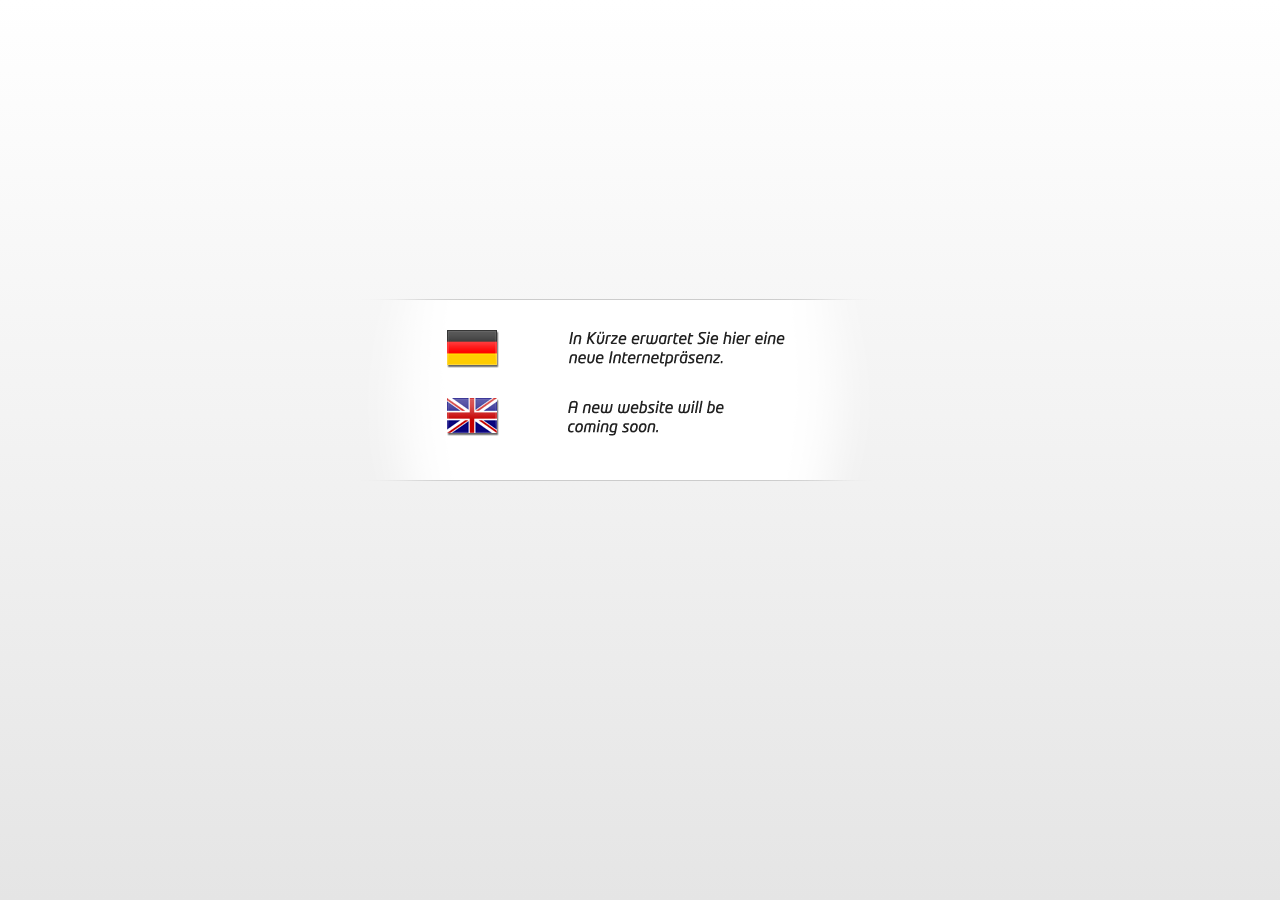
<file: index.htm>
<!DOCTYPE html PUBLIC "-//W3C//DTD XHTML 1.0 Transitional//EN" "http://www.w3.org/TR/xhtml1/DTD/xhtml1-transitional.dtd">
<html>
<head>
<title></title>
<style type="text/css"><!--
html {height:100%;overflow:hidden;} body {background: #ffffff;background: url([data-uri]);background: -moz-linear-gradient(top, #ffffff 0%, #e5e5e5 100%);background: -webkit-gradient(linear, left top, left bottom, color-stop(0%,#ffffff), color-stop(100%,#e5e5e5));background: -webkit-linear-gradient(top, #ffffff 0%,#e5e5e5 100%);background: -o-linear-gradient(top, #ffffff 0%,#e5e5e5 100%);background: -ms-linear-gradient(top, #ffffff 0%,#e5e5e5 100%);background: linear-gradient(to bottom, #ffffff 0%,#e5e5e5 100%);filter: progid:DXImageTransform.Microsoft.gradient( startColorstr='#ffffff', endColorstr='#e5e5e5',GradientType=0 );} img {left: 50%;margin-left:-301px;margin-top:-151px;position:absolute;top:50%;}
--></style>
</head>
<body>
<center><img src='[data-uri]' alt="" /></center>
</body>
</html>
</file>
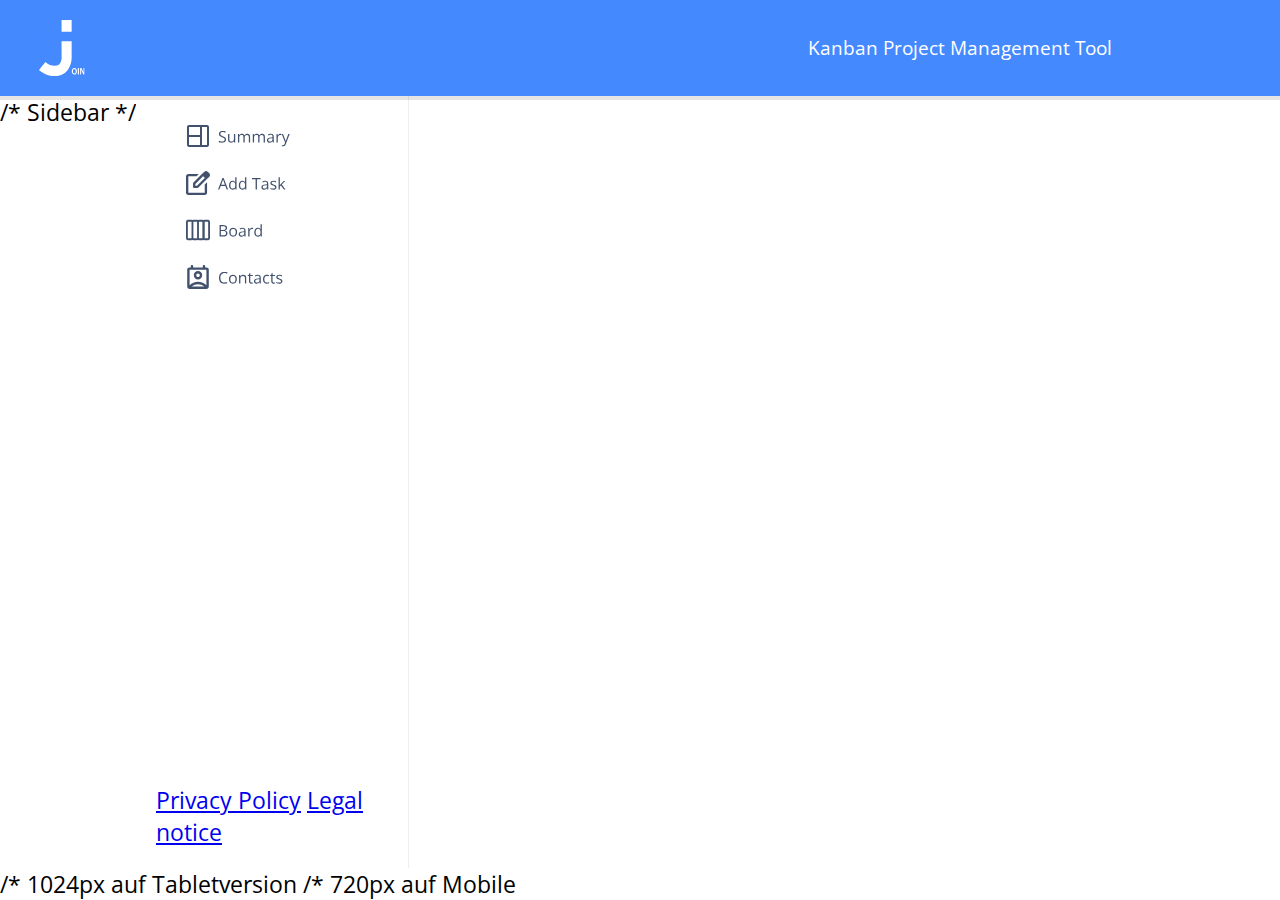
<file: structure.html>
<!DOCTYPE html>
<html lang="en">

<head>
  <meta charset="UTF-8">
  <title>Structure</title>
  <link rel="stylesheet" href="./style.css">
  <link rel="stylesheet" href="./style/header.css">
  <link rel="stylesheet" href="./style/sidebar.css">

</head>

<body>

  <header>
    <img src="./assets/general_elements/icons/logo_white_icon.svg">
    <nav>
      <p>Kanban Project Management Tool</p>
    </nav>
  </header>

  <main>
    /* Sidebar */
    <section class="sidebar">
      <div class="nav">
        <a href="./summary-board.html"><img class="nav-bg" src="./assets/icons/sidebar/summery.svg"
            alt="Button Summary Board" /></a>
        <a href="addtask.html"><img class="nav-bg active" class="nav-bg" src="./assets/icons/sidebar/add task.svg"
            alt="Button Add Task" /></a>
        <a href="board.html"><img class="nav-bg" class="nav-bg" src="./assets/icons/sidebar/board.svg"
            alt="Button-Board" /></a>
        <a href="contact.html"><img class="nav-bg" class="nav-bg" src="./assets/icons/sidebar/contacts.svg"
            alt="Button Contact" /></a>
      </div>
      <div class="sidebar-links">
        <a href="./privacy-policy.html">Privacy Policy</a>
        <a href="./legal-notice.html">Legal notice</a>
      </div>
    </section>
    <section></section>
    <section></section>
  </main>

  <footer>

  </footer>

</body>

</html>

/* 1024px auf Tabletversion
/* 720px auf Mobile
</file>
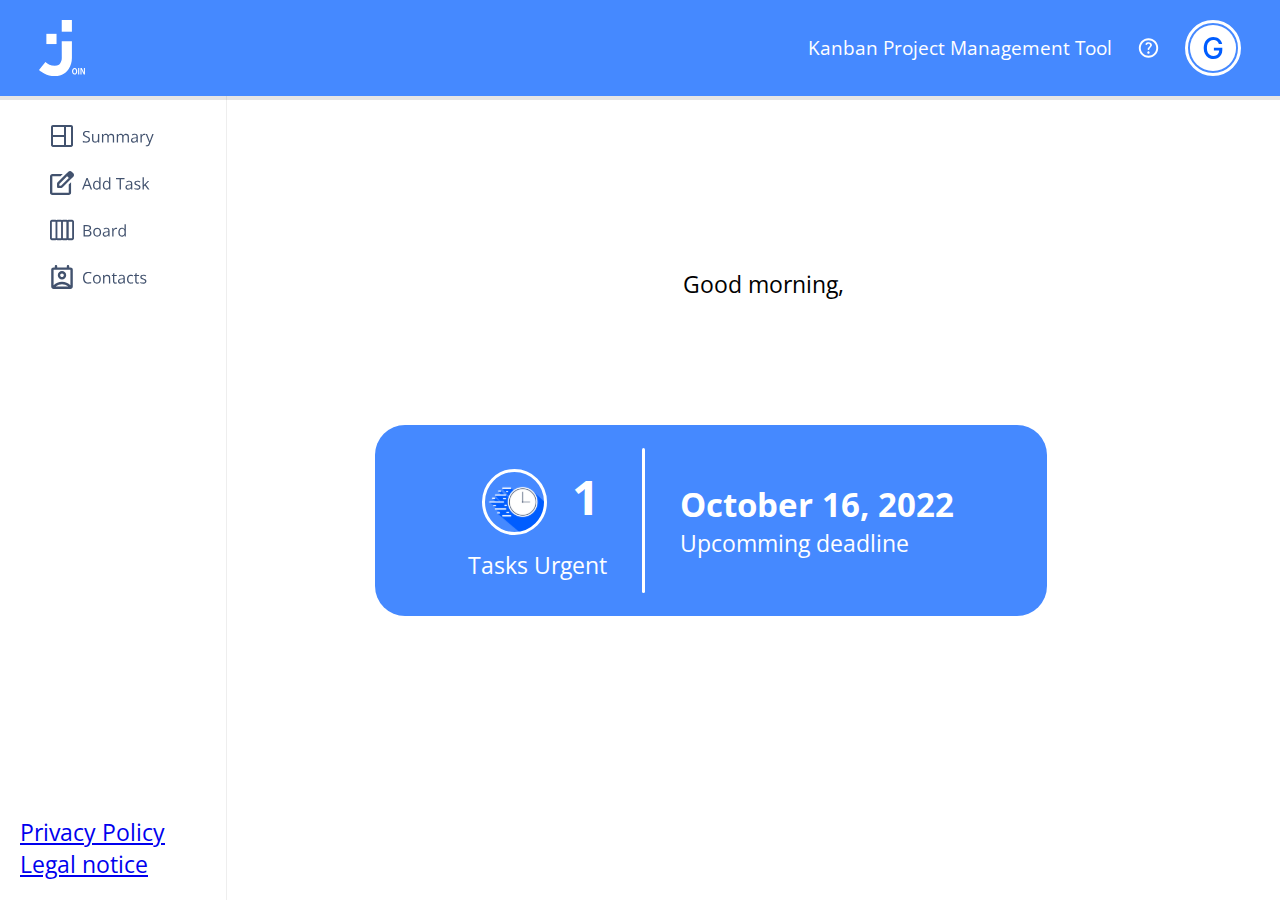
<file: summary.html>
<!DOCTYPE html>
<html lang="en">
  <head>
    <meta charset="UTF-8" />
    <meta name="viewport" content="width=device-width, initial-scale=1.0" />
    <title>Join - Summary</title>
    <link rel="stylesheet" href="style.css" />
    <link rel="stylesheet" href="./style/header.css" />
    <link rel="stylesheet" href="./style/sidebar.css" />
    <link rel="stylesheet" href="./style/footer-nav.css" />
    <link rel="stylesheet" href="./style/responsiv.css" />
    <link rel="stylesheet" href="./style/summary.css" />
  </head>
  <body>
    <header>
      <a href="./index.html"
        ><img src="./assets/icons/header/logo_white.svg"
      /></a>
      <nav>
        <p>Kanban Project Management Tool</p>
        <a href="help.html"
          ><img
            class="help"
            src="./assets/icons/header/help.svg"
            alt="Help Icon"
        /></a>
        <img
          src="./assets/icons/header/guest_icon.svg"
          alt="Guest Icon"
          onclick="toggleProfileNavbar()"
        />
      </nav>
      <div class="profile-navbar d-none" id="profile-navbar">
        <div class="profile-navbar-box">
          <a class="profile-navbar-help" href="./help.html">Help</a>
          <a href="./legal-notice.html">Legal Notice</a>
          <a href="./privacy-policy.html">Privacy Policy</a>
          <a href="./index.html">Log out</a>
        </div>
      </div>
    </header>

    <main>
      <!--sidebar section -->
      <section class="sidebar">
        <div class="nav">
          <a href="./summary-board.html" class="nav-bg active"
            ><img
              src="./assets/icons/sidebar/summery.svg"
              alt="Button Summary Board"
          /></a>
          <a href="addtask.html" class="nav-bg"
            ><img
              class="nav-bg"
              src="./assets/icons/sidebar/add task.svg"
              alt="Button Add Task"
          /></a>
          <a href="board.html" class="nav-bg"
            ><img src="./assets/icons/sidebar/board.svg" alt="Button-Board"
          /></a>
          <a href="contact.html" class="nav-bg">
            <img
              src="./assets/icons/sidebar/contacts.svg"
              alt="Button Contact"
            />
          </a>
        </div>
        <div class="sidebar-links">
          <a href="./privacy-policy.html">Privacy Policy</a>
          <a href="./legal-notice.html">Legal notice</a>
        </div>
      </section>
      <!-- summary board section -->
      <section class="board">
        <div class="board-content">
          <div class="board-title">
            Good morning,
            <span>Sofia Müller</span>
          </div>
          <div class="badges">
            <div class="top-badges">
              <div class="task-urgent-badge">
                <div class="task-urgent-left">
                  <div class="task-urgent-upper">
                    <img src="./assets/icons/summary/icon_circel.svg" alt="" />
                    <h2>1</h2>
                  </div>
                  <span>Tasks Urgent</span>
                </div>
                <div class="badge-separator"></div>
                <div class="date-deadline">
                  <h4>October 16, 2022</h4>
                  <span>Upcomming deadline</span>
                </div>
              </div>
              <div class="task-in-board-badge"></div>
            </div>
            <div class="bottom-badges">
              <div class="task-to-do-badge"></div>
              <div class="task-in-progress"></div>
              <div class="awaiting-feedback-badge"></div>
              <div class="tasks-done-badge"></div>
            </div>
          </div>
        </div>
      </section>
    </main>

    <footer class="nav-mobile">
      <div class="nav-box">
        <a href="./summary-board.html"
          ><img src="./assets/icons_mobile/summary_default.svg" alt=""
        /></a>
        <a href="./addtask.html"
          ><img src="./assets/icons_mobile/add_taks_default.svg" alt=""
        /></a>
        <a href="./board.html"
          ><img src="./assets/icons_mobile/board_active.svg" alt=""
        /></a>
        <a href="./contact.html"
          ><img src="./assets/icons_mobile/contacts_default.svg" alt=""
        /></a>
      </div>
    </footer>
  </body>
</html>
</file>
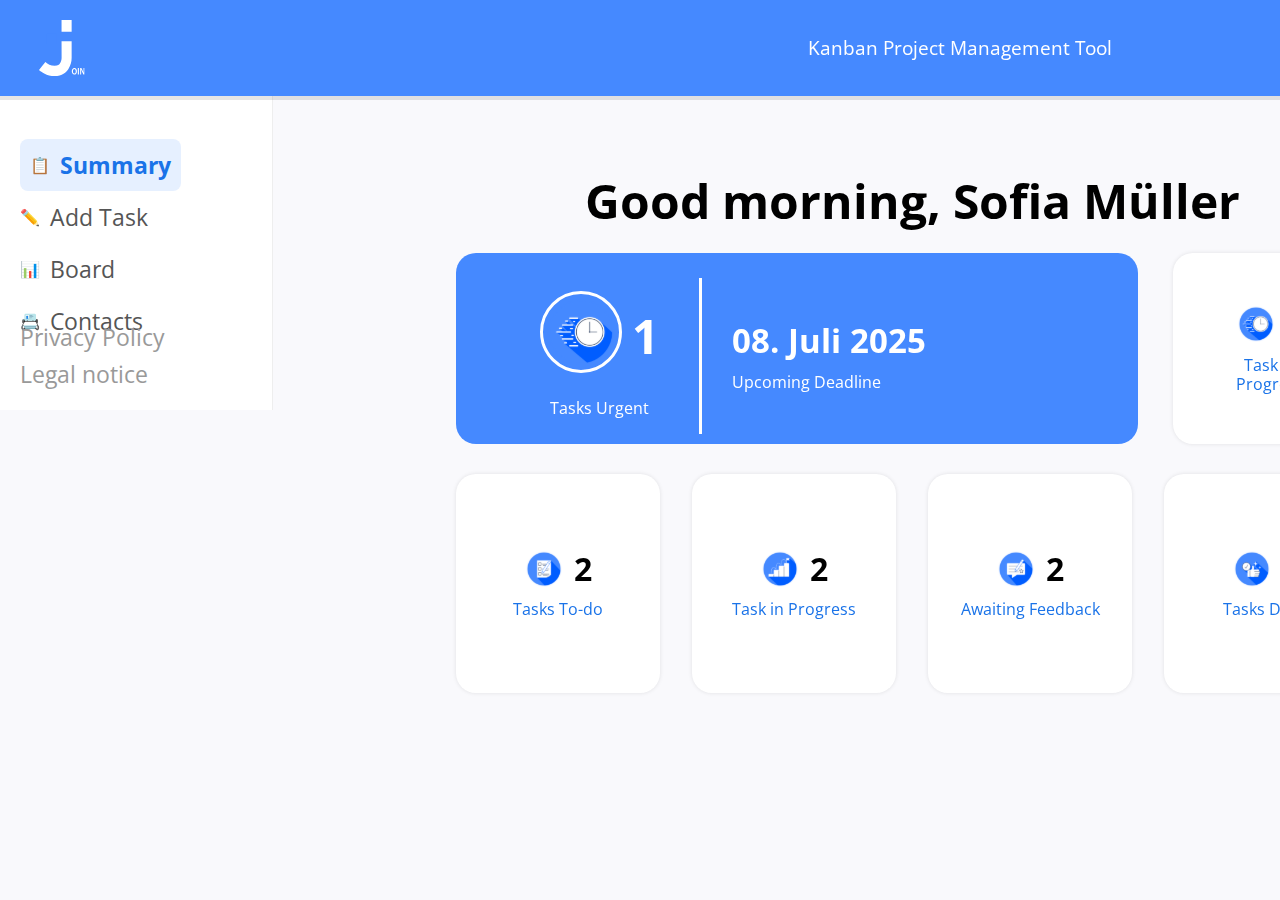
<file: summary-board/summary-board.html>
<!DOCTYPE html>
<html lang="de">

<head>
  <meta charset="UTF-8">
  <meta name="viewport" content="width=device-width, initial-scale=1.0">
  <title>Summary Board</title>

  <link rel="stylesheet" href="./summary-board.css">
  <link rel="stylesheet" href="../style/sidebar.css">
  <link rel="stylesheet" href="../style/header.css">
  <link rel="stylesheet" href="../style.css">
</head>

<body>
  <header>
    <img src="../assets/general_elements/icons/logo_white_icon.svg">
    <nav>
      <p>Kanban Project Management Tool</p>
    </nav>
  </header>
  <div class="container">
    <aside class="sidebar">
      <div class="sidebar-buttom">
        <nav>
          <ul>
            <li class="active"><span>📋</span> Summary</li>
            <li><span>✏️</span> Add Task</li>
            <li><span>📊</span> Board</li>
            <li><span>📇</span> Contacts</li>
          </ul>
        </nav>
      </div>
      <div class="sidebar-footer">
        <a href="#">Privacy Policy</a>
        <a href="#">Legal notice</a>
      </div>
    </aside>
    <main class="dashboard">
      <div class="main-content">
        <div class="content-container">
          <div class="summary-container">
            <h2>Good morning, Sofia Müller</h2>
          </div>
          <div class="task-container">
            <div class="task-overview">
              <div class="task-urgent">
                <div class="task-urgent-inner">
                  <div class="task-urgent-left">
                    <div class="task-urgent-left-top">
                      <div class="icon">
                        <img class="icon-img" src="../assets/summary/icons/urgent.svg" alt="Board">
                      </div>
                      <div class="task-urgent-text">
                        <h3>1</h3>
                      </div>
                    </div>
                    <div class="task-urgent-left-bottom">
                      <span>Tasks Urgent</span>
                    </div>

                  </div>
                  <div class="task-urgent-right">
                    <div class="task-urgent-date">
                      <h4>08. Juli 2025</h4>
                      <span>Upcoming Deadline</span>
                    </div>
                  </div>
                </div>
              </div>
              <div class="task-board">
                <div class="task-status-top-row">
                  <img src="../assets/summary/icons/urgent.svg" alt="Board">
                  <h3>2</h3>
                </div>
                <span class="task-status-label">Task in<br>Progress</span>
              </div>
            </div>
            <div class="task-status">
              <div class="task-status-box">
                <div class="task-status-top-row">
                  <img src="../assets/summary/icons/todo.svg" alt="To-do">
                  <h3>2</h3>
                </div>
                <span class="task-status-label">Tasks To-do</span>
              </div>
              <div class="task-status-box">
                <div class="task-status-top-row">
                  <img src="../assets/summary/icons/in_progress.svg" alt="Progress">
                  <h3>2</h3>
                </div>
                <span class="task-status-label">Task in Progress</span>
              </div>
              <div class="task-status-box">
                <div class="task-status-top-row">
                  <img src="../assets/summary/icons/afeedback.svg" alt="Feedback">
                  <h3>2</h3>
                </div>
                <span class="task-status-label">Awaiting Feedback</span>
              </div>
              <div class="task-status-box">
                <div class="task-status-top-row">
                  <img src="../assets/summary/icons/done.svg" alt="Done">
                  <h3>2</h3>
                </div>
                <span class="task-status-label">Tasks Done</span>
              </div>
            </div>
          </div>
        </div>
      </div>
    </main>
  </div>
</body>

</html>
</file>
<file: style.css>
:root {
  --main-color: #4589ff;
  --light-blue: #005dff;
  --dark-blue: #091931;
  --style-color: #D1D1D1;
  --light-gray: #647188;
  --menu-color: #42526e;
  --icon-gray: #A8A8A8;
  --no-task-gray: #E7E7E7;
  --urgent-color: #ff3d00;
  --medium-color: #ffa800;
  --low-color: #7ae229;
  --label-orange: #ff7a00;
  --label-blue: #0038ff;
  --error-color: #FF8190;
  --progressbar-bg: #F4F4F4;
  --navi-buttons-bg: #D2E3FF;
}

@font-face {
  font-family: open-sans;
  src: url(./assets/fonts/InterOpenSans/Open_Sans/OpenSans-VariableFont_wdth\,wght.ttf);
}

@font-face {
  font-family: inter;
  src: url(./assets/fonts/InterOpenSans/Inter/Inter-VariableFont_opsz\,wght.ttf);
}

* {
  font-family: open-sans, sans-serif;
  font-size: 23px;
}

html, body {
  height: 100vh;
  width: 100vw;
  margin: 0;
  box-sizing: border-box;
  display: flex;
  flex-direction: column;
}

main {
  display: flex;
  flex: 1;
  overflow: hidden;
}

footer {
  display: flex;
  justify-content: center;
}

.d-none {
  display: none !important;
}
/*
<button class="base-button button-blue button-small">Button</button>
*/

.base-button {
  font-size: 23px;
  text-decoration: none;
  border: none;
  cursor: pointer;
  animation: translate;
  transition: box-shadow 0.2s ease-in-out, background-color 0.2s ease-in-out;
}

.button-small {
  border-radius: 8px;
  padding: 10px 18px;
}

.button-regular {
  border-radius: 10px;
  padding: 16px 10px;
}

.button-blue {
  color: #fff;
  background-color: var(--main-color);
}

.button-blue:hover {
  background-color: var(--light-blue);
  box-shadow: 0px 4px 8px rgba(0, 0, 0, 0.2);
}

.button-blue:active {
  background-color: #fff;
  color: var(--main-color);
}

.button-hollow {
  border: 1px solid var(--light-gray);
  background-color: #fff;
  color: var(--light-gray);
}

.button-hollow:hover {
  color: var(--main-color);
  border: 2px solid;
  margin: -1px;
  border-color: var(--main-color);
  box-shadow: 0px 4px 8px #53535333;
}

.button-hollow:active {
  border: 1px solid var(--light-blue);
  margin: 0;
  color: var(--light-blue);
}


/* priority button root */
.priority-button {
  display: flex;
  align-items: center;
  justify-content: center;
  gap: 10px;
  width: 136px;
  height: 49px;
  cursor: pointer;
  border: none;
  border-radius: 10px;
  padding: 10px 18px;
  transition: background-color 0.2s;
  background-color: #fff;
  color: black;
  box-shadow: 0px 0px 4px rgba(0, 0, 0, 0.16);
}

.priority-button img {
  width: 20px;
  height: auto;
}

/* Urgent button
      <button class="priority-button urgent-button">
        <span>Urgent</span>
        <img src="urgent_arrow.svg" alt="urgent" />
      </button>
      */

.urgent-button:hover {
  border-bottom: 2px solid var(--urgent-color);
  height: 51px;
}

.urgent-button:active {
  background-color: var(--urgent-color);
  color: #fff;
}

.urgent-button:active img {
  content: url("./assets/icons/add_task/urgent_defalut.svg");
  width: 20px;
}

/* Medium button
      <button class="priority-button medium-button">
        <span>Medium</span>
        <img src="priority_equal.svg" alt="medium" />
      </button>
      */

.medium-button:hover {
  border-bottom: 2px solid var(--medium-color);
  height: 51px;
}

.medium-button:active {
  background-color: var(--medium-color);
  color: #fff;
}

.medium-button:active img {
  width: 20px;
  content: url("./assets/icons/add_task/medium_default.svg");
}

/* Low button 
      <button class="priority-button low-button">
        <span>Low</span>
        <img src="low_arrow.svg" alt="low" />
      </button>
      */

.low-button:hover {
  border-bottom: 2px solid var(--low-color);
  height: 51px;
}

.low-button:active {
  background-color: var(--low-color);
  color: #fff;
}

.low-button:active img {
  width: 20px;
  content: url("./assets/icons/add_task/low_default.svg");
}

h1 {
  font-size: 61px;
  font-weight: 700;
  margin: 0;
}

h2 {
  font-size: 48px;
  font-weight: 700;
  margin: 0;
}

h3 {
  font-size: 47px;
  font-weight: 500;
  margin: 0;
}

h4 {
  font-size: 33px;
  font-weight: 700;
  margin: 0;
}

h5 {
  font-size: 19px;
  margin: 0;
}

h6 {
  font-size: 16px;
  margin: 0;
}

span {
  font-size: 16px;
}
</file>
<file: style/header.css>
header {
    position: sticky;
    top: 0;
    left: 0;
    right: 0;
    display: flex;
    justify-content: space-between;
    align-items: center;
    background-color: var(--main-color);
    min-height: 96px;
    color: white;
    padding-left: 39px;
    padding-right: 39px;
    box-shadow: 0 4px 0 0 rgba(0, 0, 0, 0.1);
}

p {
    font-size: 19px;
}

header img {
    height: 56px;
}

header a {
    display: flex;
    align-items: center;
}

nav {
    display: flex;
    width: 433px;
    align-items: center;
    justify-content: space-between;
}

.help {
    cursor: pointer;
    height: 32px;
}

.help:hover {
    content: url(../assets/icons/header/help_hover.svg);
}

/* Profile Navbar */

.profile-navbar {
    position: absolute;
    top: 100px;
    right: 2px;
    box-shadow: 0 4px 8px rgba(0, 0, 0, 0.3), -4px 0 8px rgba(0, 0, 0, 0.3);
    border-radius: 30px 0 30px 30px;
    background-color: white;
    width: 180px;
    height: 150px;
    justify-content: center;
    align-items: center;
    flex-direction: column;
    display: flex;
    gap: 8px;
}

.profile-navbar-box {
    display: flex;
    flex-direction: column;
    align-items: end;
    gap: 8px;
}

.profile-navbar-box * {
    font-size: 19px !important;
}


.profile-navbar a {
    text-decoration: none;
    color: var(--menu-color);
}
</file>
<file: style/sidebar.css>
.sidebar {
  width: 232px;
  background: white;
  display: flex;
  flex-direction: column;
  justify-content: space-between;
  border-right: 1px solid #eee;
  padding: 20px;
}

.sidebar nav ul {
  list-style: none;
  padding: 0;
}

.sidebar nav ul li {
  padding: 10px 0;
  cursor: pointer;
  color: #555;
  display: flex;
  align-items: center;
  gap: 10px;
}

.sidebar nav ul .active {
  background-color: #e6f0ff;
  border-radius: 8px;
  padding: 10px;
  color: #1a73e8;
  font-weight: bold;
}

.sidebar-footer {
  font-size: 12px;
  display: flex;
  flex-direction: column;
  gap: 5px;
}
</file>
<file: style/footer-nav.css>
.nav-mobile {
    display: none;
    position: absolute;
    bottom: 0;
    left: 0;
    right: 0;
    align-items: center;
}

.nav-box {
    display: flex;
    align-items: center;
    width: 100%;
    justify-content: space-around;
    box-shadow: 0px 0px 4px 0px rgba(0, 0, 0, 0.16);
    height: 103px;
}

.nav-box img {
    height: 96px;
    width: auto;
}

.nav-login-box-mobile {
    display: flex;
    height: 103px;
    padding: 0 50px;
    justify-content: space-between;
    align-items: center;
    width: 100vw;
    box-shadow: 0px 0px 4px 0px rgba(0, 0, 0, 0.16);
}
</file>
<file: style/responsiv.css>
@media (max-width: 1024px) {
  .sidebar {
    min-width: 150px;
  }

  .nav {
    width: 140px;
  }

  .nav-bg,
  .nav img {
    width: 140px;
    height: 30px;
  }
}

@media (max-width: 900px) {
  .sidebar {
    display: none;
  }

  .nav-mobile {
    display: flex !important;
  }

  header {
    min-height: 80px;
  }

  nav p {
    display: none;
  }

  nav a {
    display: none;
  }

  nav {
    display: contents;
  }
}

@media (max-width: 720px) {
  .nav-box img {
    height: 76px;
  }
}
</file>
<file: style/summary.css>
.board {
    display: flex;
    padding: 172px 148px;
}

.board span {
    font-size: 23px;
    color: #fff;
}

h2, h4 {
    color: #fff;
}

.board-content {
    display: flex;
    flex-direction: column;
    align-items: center;
    justify-content: space-between;
    height: 591px;
    width: 912px;;
}

.badges {
    display: flex;
    flex-direction: column;
    justify-content: space-between;
    height: 442px;
    width: 100%;
}

.top-badges {
    display: flex;
    align-items: center;
    width: 100%;
    height: 207px;;
}

.task-urgent-badge {
    display: flex;
    align-items: center;
    justify-content: center;
    width: 672px;
    height: 191px;
    background-color: var(--main-color);
    transition: 100ms ease;
    border-radius: 30px;
    gap: 35px;
}

.task-urgent-badge:hover {
    padding: 8px;
    border-radius: 0 30px 30px 30px;
    background-color: #fff;
    box-shadow: rgba(0, 0, 0, 0.16) 0 0 4px 0;
    color: var(--main-color);
}

.task-urgent-badge:hover span {
    color: var(--main-color);
    font-size: 28px;
}

.task-urgent-badge:hover img {
    height: 88px;
    width: 88px;
    transition: transform 0.1s ease;
}

.task-urgent-left {
    display: flex;
    flex-direction: column;
    justify-content: space-between;
    align-items: center;
    height: 113px;
    width: 124pxpx;
    gap: 9px;
}

.task-urgent-upper {
    display: flex;
    justify-content: space-between;
    gap: 20px;
}

.tas-urgent-upper img {
    height: 76px;
    width: 76px;
}

.badge-separator {
    height: 145px;
    width: 3px;
    background-color: #fff;
    border-radius: 3px;
}







.bottom-badges {
    display: flex;
    height: 219px;
    width: 100%;
}
</file>
<file: summary-board/summary-board.css>
body {
  margin: 0;
  max-width: 1920px;
  font-family: 'Segoe UI', sans-serif;
  background: #f9f9fc;
}

header {
  position: relative;
}

.container {
  display: flex;
}

.logo {
  font-size: 32px;
  font-weight: bold;
  color: #1a73e8;
  margin-bottom: 40px;
}

.icon-img {
  border: 3px solid white; /* Weißer, 2 Pixel dicker Rahmen */
  border-radius: 50%;
}

.sidebar-buttom {
  width: 186px;
  height: 205px;
}

.sidebar-footer a {
  color: #999;
  text-decoration: none;
}

.dashboard h2 {
  font-size: 24px;
  margin-bottom: 20px;
}

.dashboard .username {
  color: #1a73e8;
  font-weight: bold;
}

.urgent-box {
  background-color: #1a73e8;
  color: white;
  display: flex;
  justify-content: space-between;
  border-radius: 16px;
  padding: 20px;
  margin-bottom: 30px;
}

.urgent-left {
  display: flex;
  align-items: center;
  gap: 15px;
}

.urgent-left .icon {
  font-size: 24px;
}

.urgent-left .count {
  font-size: 24px;
  font-weight: bold;
}

.urgent-right {
  text-align: right;
}

.status-cards {
  display: grid;
  grid-template-columns: repeat(auto-fit, minmax(140px, 1fr));
  gap: 20px;
}

.card {
  background: white;
  border-radius: 12px;
  padding: 20px;
  text-align: center;
  box-shadow: 0 2px 8px rgba(0, 0, 0, 0.05);
}

.card .icon {
  font-size: 24px;
  margin-bottom: 10px;
}

.card .count {
  font-size: 20px;
  font-weight: bold;
}

.card.blue {
  background: #e6f0ff;
}

/* Added styles for summary board */
.main-content {
  padding: 72px;
  width: 920px;
  height: 591px;
  left: 380px;
  position: absolute;
}

.title-container {
  display: none;
}

.content-container {
  display: flex;
  flex-direction: column;
  justify-content: flex-start;
  align-items: center;
  gap: 20px;
}

.task-container {
  display: flex;
  flex-direction: column;
  gap: 30px;
  flex-grow: 1;
}

.task-overview {
  display: flex;
  gap: 35px;
  width: 912px;
  height: 191px;
}

.task-urgent {
  width: 672px;
  position: relative;
  overflow: hidden;
  background-color: var(--main-color);
  border-radius: 20px;
  color: white;
  padding: 25px;
  transition: background-color 0.3s ease, border-radius 0.3s ease;
}

.task-urgent-inner {
  display: flex;
  align-items: center;
  gap: 30px;
  transition: transform 0.3s ease;
}

.task-urgent:hover {
  background-color: white;
  color: #4589FF;
  border-top-left-radius: 0;
}

.task-urgent:hover .task-urgent-inner {
  transform: scale(1.05);
}

.task-urgent-left {
  display: flex;
  align-items: center;
  gap: 9px;
  flex-direction: column;
  width: 140px;
  margin-left: 48px;
}

.task-urgent-left-top {
  display: flex;
  align-items: center;
  gap: 10px;
}

.task-urgent-text {
  display: flex;
  
  gap: 5px;
}

.task-urgent-left img {
  width: 76px;
  height: 76px;
}

.task-urgent-text h3 {
  font-size: 47px;
  font-weight: 700;
  margin: 0;
}

.task-urgent-text span {
  font-size: 16px;
}

.task-urgent:hover .task-urgent-right {
  border-left: 2px solid rgba(69, 137, 255, 1);
}

.task-urgent-right {
  border-left: 3px solid white;
  padding-left: 30px;
  height: 156px;
  align-items: center;
  justify-content: center;
  display: flex
}

.task-urgent-date h4 {
  font-size: 33px;
  font-weight: 700;
  margin: 0;
}

.task-urgent-date span {
  font-size: 16px;
}

.task-board {
   background-color: white;
  border-radius: 20px;
  display: flex;
  flex-direction: column;
  align-items: center;
  justify-content: center;
  box-shadow: 0px 0px 4px rgba(0, 0, 0, 0.1);
  transition: all 0.2s ease-in-out;
  width: 208px;
  height: 191px;
  text-align: center;
}

.task-board:hover {
  transform: scale(1.05);
  box-shadow: 0px 4px 8px rgba(0, 0, 0, 0.2);
}

.task-board img {
  width: 76px;
  height: 76px;
}

.task-board-text h3 {
  font-size: 47px;
  font-weight: 700;
  margin: 0;
}

.task-board-text span {
  font-size: 16px;
  line-height: 1.2;
}

.task-status {
  display: grid;
  grid-template-columns: repeat(4, 1fr);
  gap: 32px;
  width: 672px;
  height: 191px;
}

.task-status-box {
  background-color: white;
  border-radius: 20px;
  display: flex;
  flex-direction: column;
  align-items: center;
  justify-content: center;
  box-shadow: 0px 0px 4px rgba(0, 0, 0, 0.1);
  transition: all 0.2s ease-in-out;
  width: 204px;
  height: 219px;
  text-align: center;
}

.task-status-box:hover {
  background-color: var(--dark-blue);
  color: white;
  transform: scale(1.05);
  box-shadow: 0px 4px 8px rgba(0, 0, 0, 0.2);
}

.task-status-top-row {
  display: flex;
  align-items: center;
  gap: 10px;
  margin-bottom: 10px;
}

.task-status-top-row img {
  width: 40px;
  height: 40px;
}

.task-status-top-row h3 {
  font-size: 32px;
  font-weight: 700;
  margin: 0;
}

.task-status-label {
  font-size: 16px;
  line-height: 1.2;
  color: #1a73e8;
}



.task-status-text h3 {
  font-size: 47px;
  font-weight: 700;
  margin: 0;
}

.task-status-text span {
  font-size: 16px;
}

.summary-container {
  text-align: right;
}

.summary-container h2 {
  font-size: 48px;
  font-weight: 700;
  margin: 0;
}
</file>
